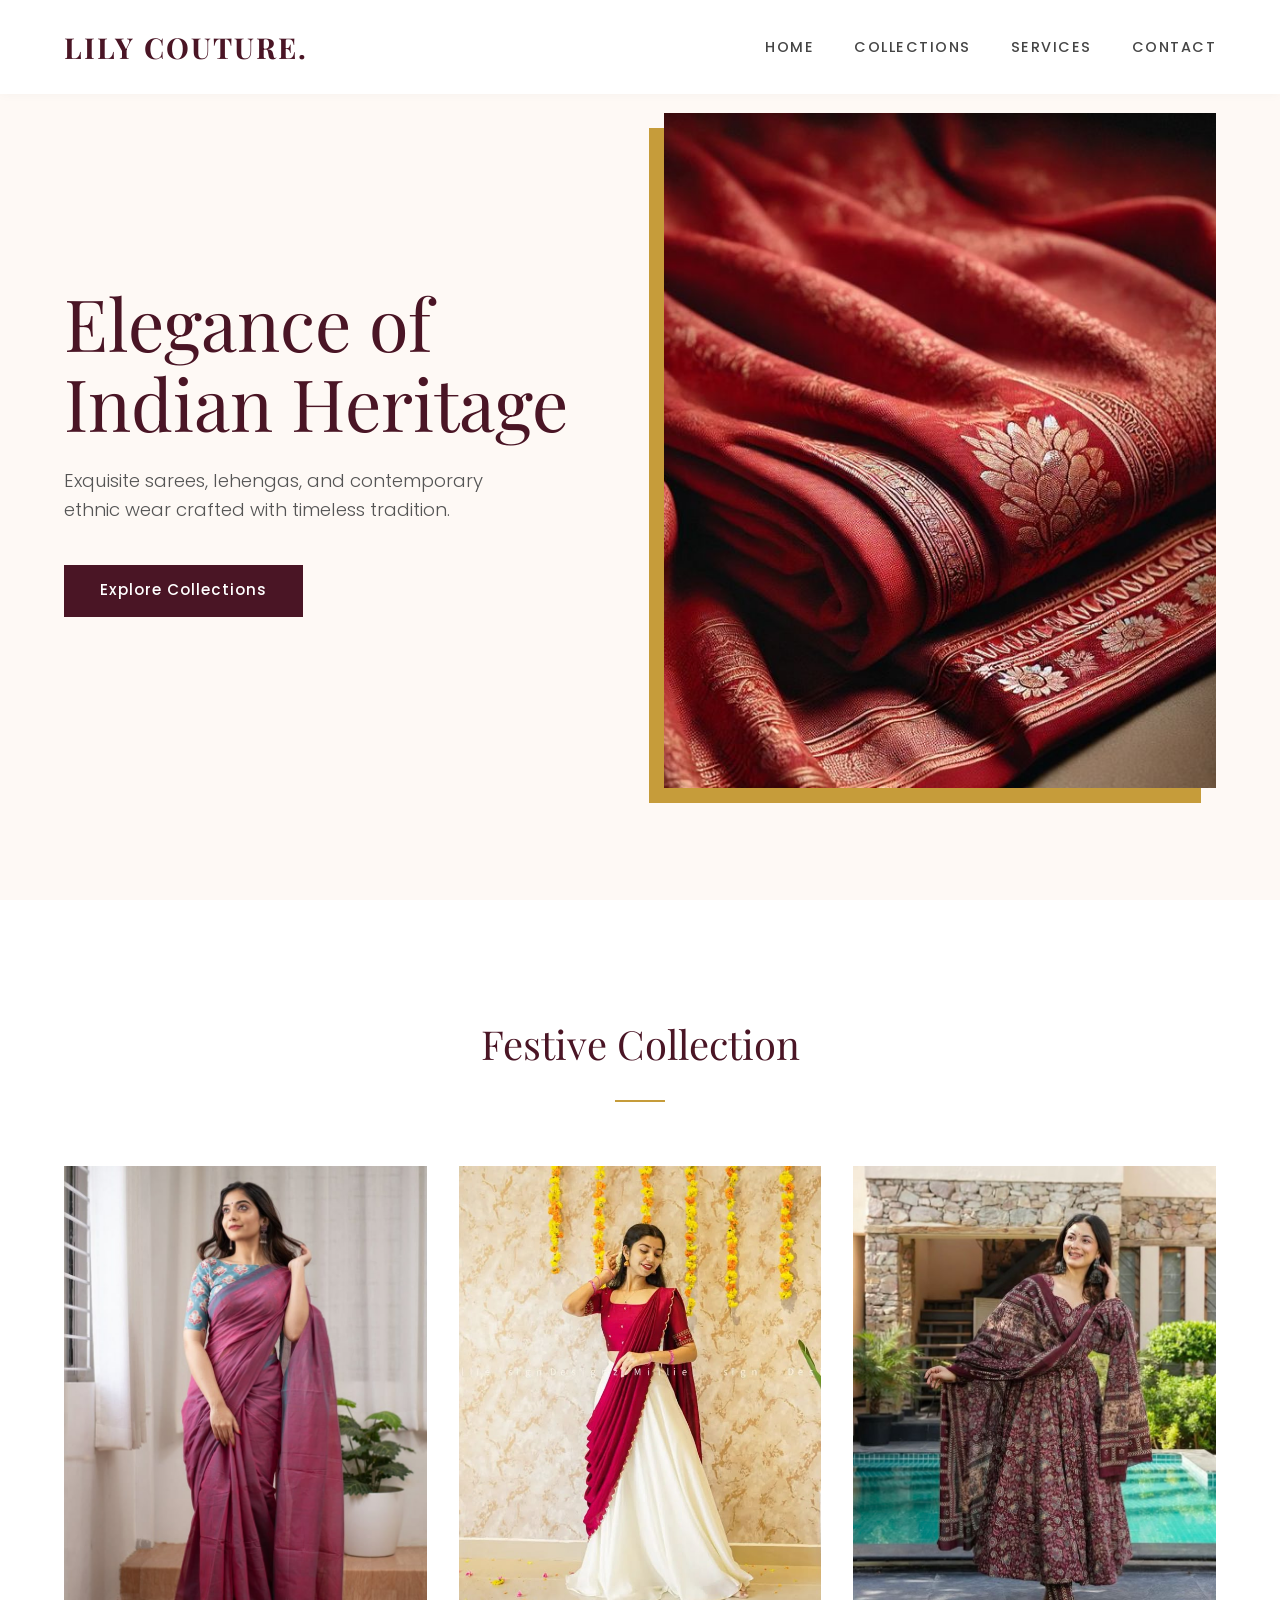
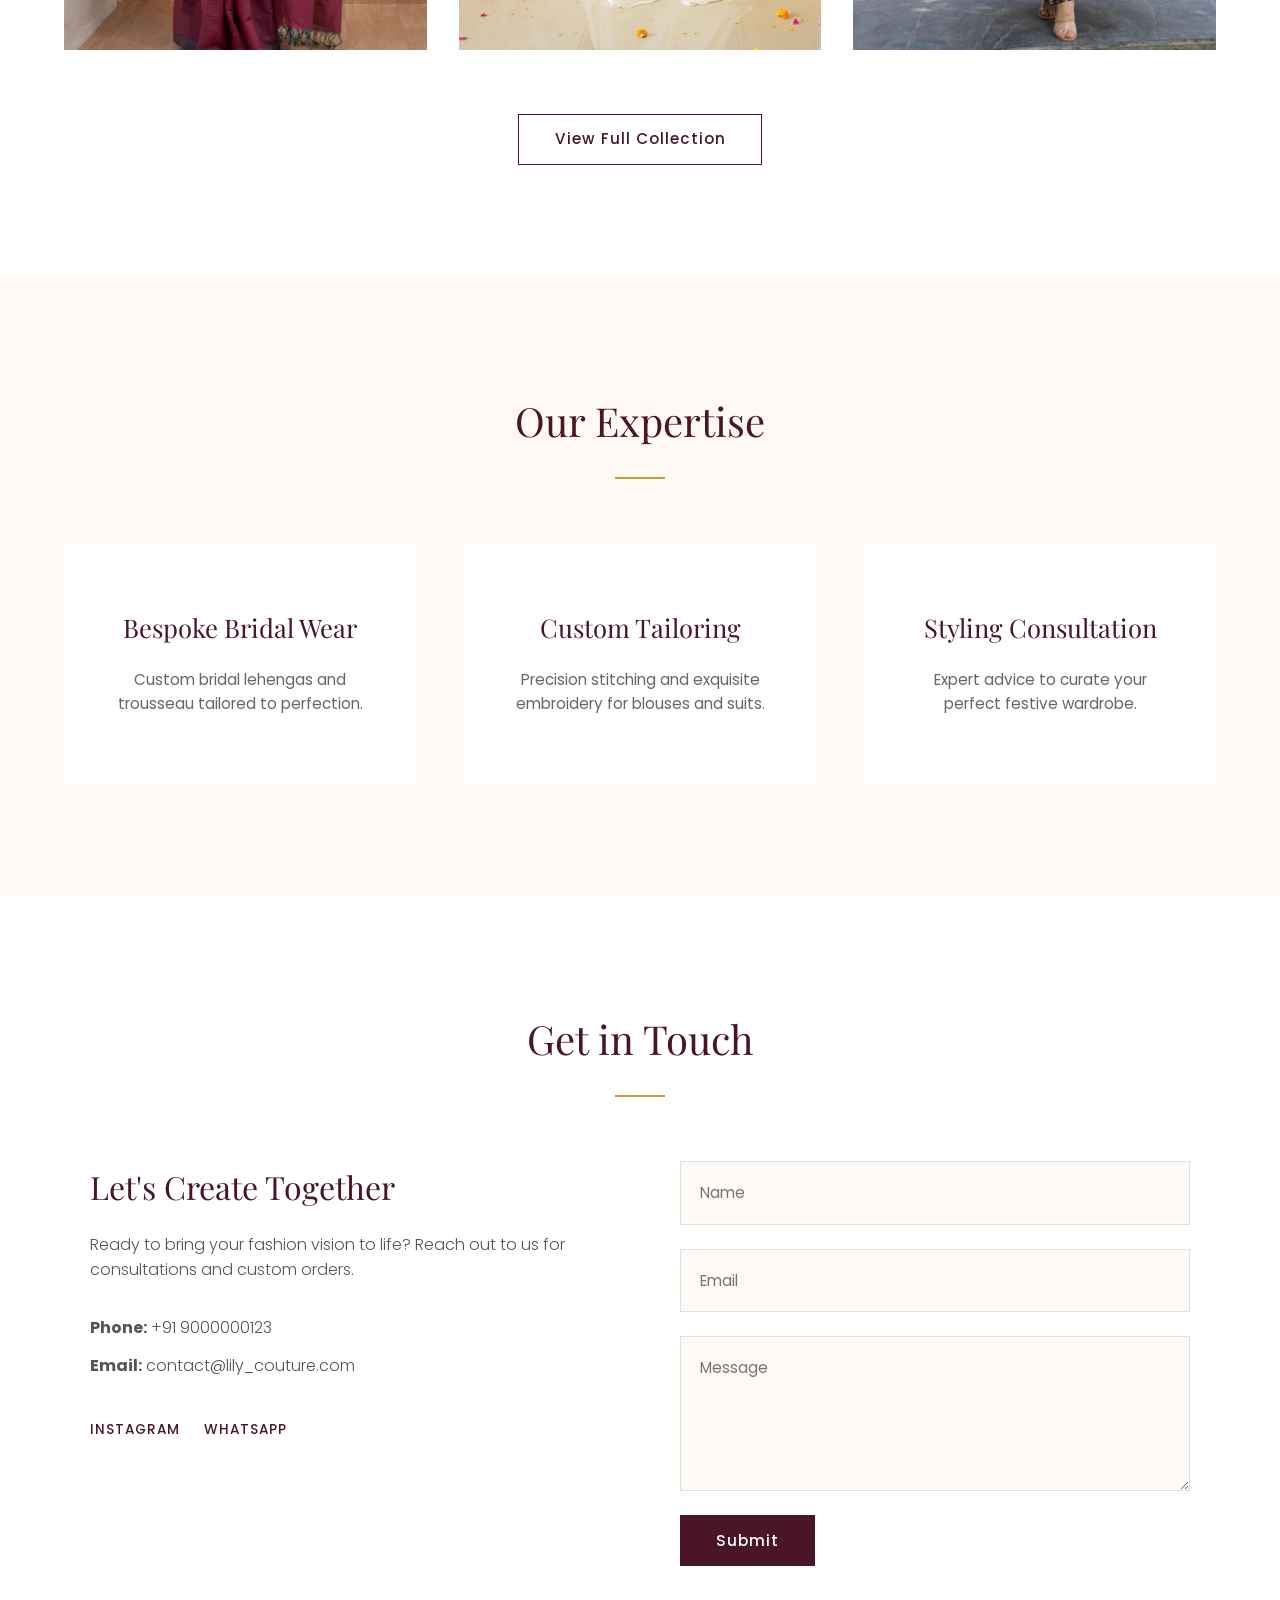
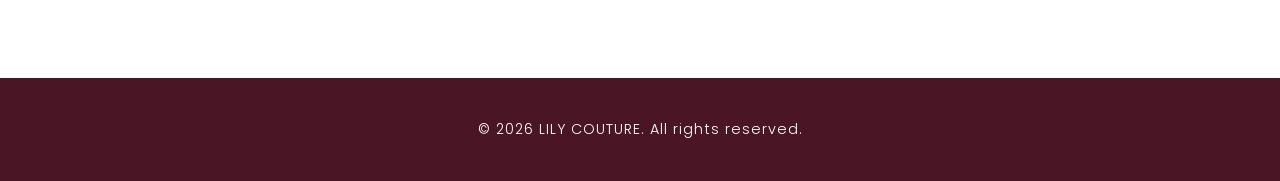
<file: index.html>
<!DOCTYPE html>
<html lang="en">
<head>
    <meta charset="UTF-8">
    <meta name="viewport" content="width=device-width, initial-scale=1.0">
    <title>Elegance of Indian Heritage | Fashion Designer Portfolio</title>
    <link rel="stylesheet" href="./style.css">
    <link rel="preconnect" href="https://fonts.googleapis.com">
    <link rel="preconnect" href="https://fonts.gstatic.com" crossorigin>
    <link href="https://fonts.googleapis.com/css2?family=Playfair+Display:ital,wght@0,400;0,600;0,700;1,400&family=Poppins:wght@300;400;500;600&display=swap" rel="stylesheet">
</head>
<body>
    <nav class="navbar">
        <div class="logo"><a href="index.html">LILY COUTURE.</a></div>
        <ul class="nav-links">
            <li><a href="#home">Home</a></li>
            <li><a href="#collections">Collections</a></li>
            <li><a href="#services">Services</a></li>
            <li><a href="#contact">Contact</a></li>
        </ul>
    </nav>

    <header id="home" class="hero fade-in">
        <div class="hero-content">
            <h1>Elegance of Indian Heritage</h1>
            <p>Exquisite sarees, lehengas, and contemporary ethnic wear crafted with timeless tradition.</p>
            <a href="collections.html" class="btn">Explore Collections</a>
        </div>
        <div class="hero-image">
            <img src="./images/heroimage.jpeg" alt="Indian Bridal Fashion">
        </div>
    </header>

    <section id="collections" class="collections-preview fade-in">
        <h2 class="section-title">Festive Collection</h2>
        <div class="collections-grid">
            <div class="collection-item">
                <img src="./images/image13.jpeg" alt="Saree Collection 1">
            </div>
            <div class="collection-item">
                <img src="./images/image14.jpeg" alt="Lehenga Collection 2">
            </div>
            <div class="collection-item">
                <img src="./images/image16.jpeg" alt="Ethnic Wear Collection 3">
            </div>
        </div>
        <div class="text-center">
            <a href="./collections.html" class="btn btn-outline">View Full Collection</a>
        </div>
    </section>

    <section id="services" class="services fade-in">
        <h2 class="section-title">Our Expertise</h2>
        <div class="services-container">
            <div class="service-card">
                <h3>Bespoke Bridal Wear</h3>
                <p>Custom bridal lehengas and trousseau tailored to perfection.</p>
            </div>
            <div class="service-card">
                <h3>Custom Tailoring</h3>
                <p>Precision stitching and exquisite embroidery for blouses and suits.</p>
            </div>
            <div class="service-card">
                <h3>Styling Consultation</h3>
                <p>Expert advice to curate your perfect festive wardrobe.</p>
            </div>
        </div>
    </section>

    <section id="contact" class="contact fade-in">
        <h2 class="section-title">Get in Touch</h2>
        <div class="contact-container">
            <div class="contact-info">
                <h3>Let's Create Together</h3>
                <p>Ready to bring your fashion vision to life? Reach out to us for consultations and custom orders.</p>
                <p style="margin-top: 2rem;"><strong>Phone:</strong> +91 9000000123</p>
                <p><strong>Email:</strong> contact@lily_couture.com</p>
                <div class="social-icons">
                    <a href="#" aria-label="Instagram">Instagram</a>
                    <a href="#" aria-label="WhatsApp">WhatsApp</a>
                </div>
            </div>
            <div class="contact-form">
                <form id="form" onsubmit="event.preventDefault(); alert('Thank you for reaching out!');">
                    <input type="text" placeholder="Name" required>
                    <input type="email" placeholder="Email" required>
                    <textarea placeholder="Message" rows="5" required></textarea>
                    <button type="submit" class="btn">Submit</button>
                </form>
            </div>
        </div>
    </section>

    <footer>
        <p>&copy; 2026 LILY COUTURE. All rights reserved.</p>
    </footer>

    <script src="./script.js"></script>
</body>
</html>
</file>
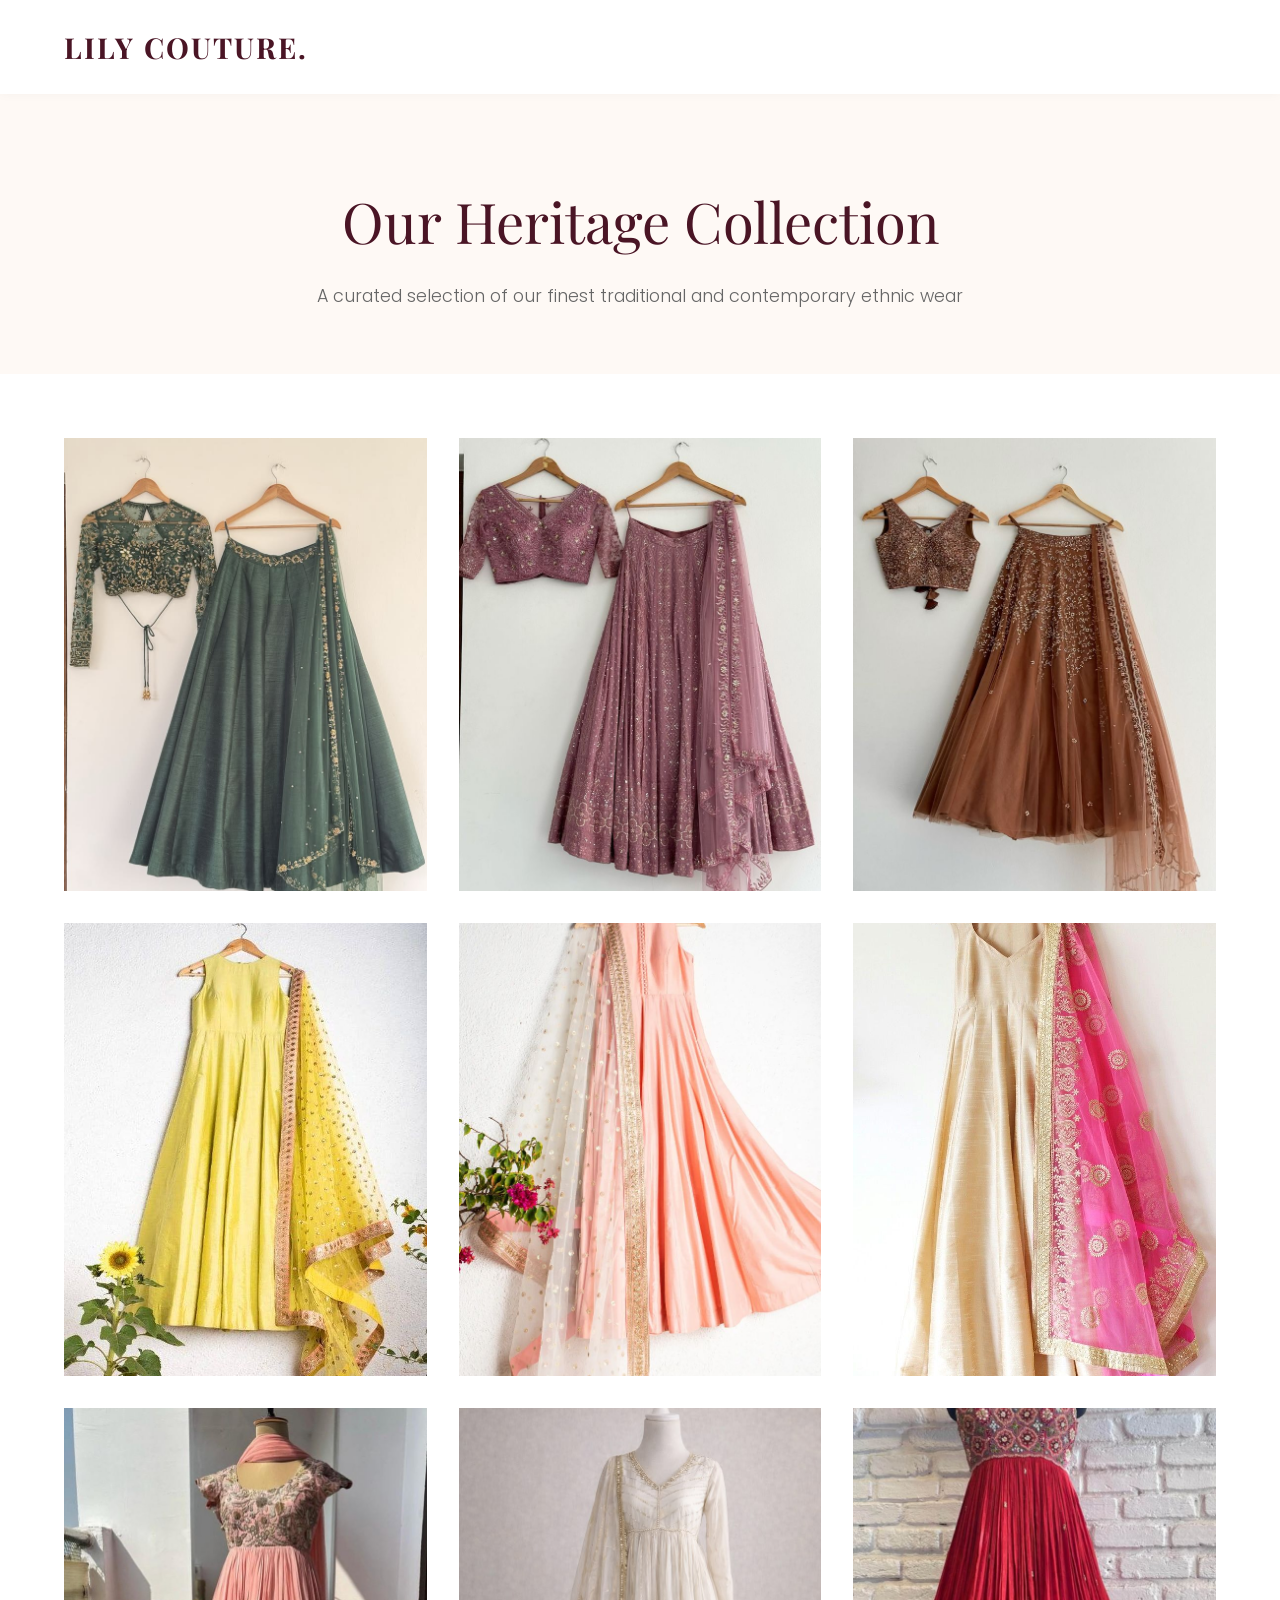
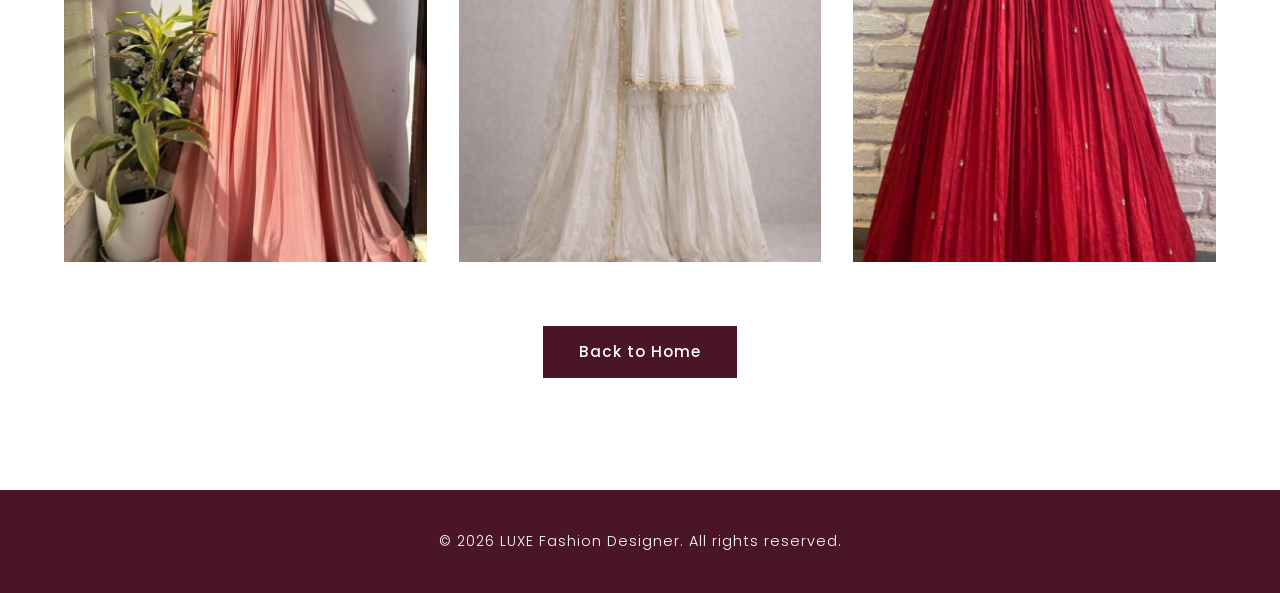
<file: collections.html>
<!DOCTYPE html>
<html lang="en">

<head>
    <meta charset="UTF-8">
    <meta name="viewport" content="width=device-width, initial-scale=1.0">
    <title>Our Heritage Collection | Fashion Designer Portfolio</title>
    <link rel="stylesheet" href="./style.css">
    <link rel="preconnect" href="https://fonts.googleapis.com">
    <link rel="preconnect" href="https://fonts.gstatic.com" crossorigin>
    <link
        href="https://fonts.googleapis.com/css2?family=Playfair+Display:ital,wght@0,400;0,600;1,400&family=Poppins:wght@300;400;500&display=swap"
        rel="stylesheet">
</head>

<body>
    <nav class="navbar sticky">
        <div class="logo"><a href="./index.html">LILY COUTURE.</a></div>
    </nav>

    <header class="page-header fade-in">
        <h1>Our Heritage Collection</h1>
        <p>A curated selection of our finest traditional and contemporary ethnic wear</p>
    </header>

    <section class="gallery-section fade-in">
        <div class="gallery-grid">
            <div class="gallery-item">
                <img src="./images/image1.jpeg"
                    alt="Gallery Image 1">
                <div class="overlay"><span>View</span></div>
            </div>
            <div class="gallery-item">
                <img src="./images/image2.jpeg"
                    alt="Gallery Image 2">
                <div class="overlay"><span>View</span></div>
            </div>
            <div class="gallery-item">
                <img src="./images/image3.jpeg"
                    alt="Gallery Image 3">
                <div class="overlay"><span>View</span></div>
            </div>
            <div class="gallery-item">
                <img src="./images/image4.jpeg"
                    alt="Gallery Image 4">
                <div class="overlay"><span>View</span></div>
            </div>
            <div class="gallery-item">
                <img src="./images/image5.jpeg"
                    alt="Gallery Image 5">
                <div class="overlay"><span>View</span></div>
            </div>
            <div class="gallery-item">
                <img src="./images/image6.jpeg"
                    alt="Gallery Image 6">
                <div class="overlay"><span>View</span></div>
            </div>
            <div class="gallery-item">
                <img src="./images/image10.jpeg"
                    alt="Gallery Image 7">
                <div class="overlay"><span>View</span></div>
            </div>
            <div class="gallery-item">
                <img src="./images/image8.jpeg"
                    alt="Gallery Image 8">
                <div class="overlay"><span>View</span></div>
            </div>
            <div class="gallery-item">
                <img src="./images/image11.jpeg"
                    alt="Gallery Image 9">
                <div class="overlay"><span>View</span></div>
            </div>
        </div>
        <div class="text-center" style="margin-top: 4rem;">
            <a href="index.html" class="btn">Back to Home</a>
        </div>
    </section>

    <footer>
        <p>&copy; 2026 LUXE Fashion Designer. All rights reserved.</p>
    </footer>

    <script src="./script.js"></script>
</body>

</html>
</file>
<file: style.css>
/* Reset & Base */
:root {
    --color-white: #ffffff;
    --color-beige: #fef9f5; /* warm soft beige */
    --color-black: #4a1525; /* rich traditional maroon */
    --color-gold: #c69c3a; /* vibrant antique gold */
    --color-gray: #f0f0f0;
    --font-heading: 'Playfair Display', serif;
    --font-body: 'Poppins', sans-serif;
    --transition: 0.3s ease-in-out;
}

* {
    margin: 0;
    padding: 0;
    box-sizing: border-box;
}

html {
    scroll-behavior: smooth;
}

body {
    font-family: var(--font-body);
    background-color: var(--color-white);
    color: var(--color-black);
    line-height: 1.6;
    overflow-x: hidden;
}

/* Typography */
h1, h2, h3, h4 {
    font-family: var(--font-heading);
    font-weight: 400;
}

a {
    text-decoration: none;
    color: inherit;
    transition: var(--transition);
}

ul {
    list-style: none;
}

.text-center {
    text-align: center;
}

/* Buttons */
.btn {
    display: inline-block;
    padding: 0.8rem 2.2rem;
    background-color: var(--color-black);
    color: var(--color-white);
    font-family: var(--font-body);
    font-weight: 500;
    font-size: 0.95rem;
    letter-spacing: 1px;
    border: 1px solid var(--color-black);
    cursor: pointer;
    transition: var(--transition);
}

.btn:hover {
    background-color: var(--color-gold);
    border-color: var(--color-gold);
    color: var(--color-white);
}

.btn-outline {
    background-color: transparent;
    color: var(--color-black);
}

.btn-outline:hover {
    background-color: var(--color-black);
    color: var(--color-white);
}

/* Navbar */
.navbar {
    position: fixed;
    top: 0;
    left: 0;
    width: 100%;
    padding: 1.5rem 5%;
    display: flex;
    justify-content: space-between;
    align-items: center;
    background-color: rgba(255, 255, 255, 0.95);
    backdrop-filter: blur(8px);
    z-index: 1000;
    box-shadow: 0 1px 10px rgba(0,0,0,0.03);
    transition: all 0.4s ease;
}

.navbar.scrolled {
    padding: 1rem 5%;
    box-shadow: 0 4px 15px rgba(0,0,0,0.05);
}

.logo a {
    font-family: var(--font-heading);
    font-size: 1.8rem;
    font-weight: 700;
    letter-spacing: 2px;
}

.nav-links {
    display: flex;
    gap: 2.5rem;
}

.nav-links li a {
    font-size: 0.9rem;
    text-transform: uppercase;
    letter-spacing: 1.5px;
    position: relative;
    font-weight: 500;
    color: #444;
}

.nav-links li a:hover,
.nav-links li a.active {
    color: var(--color-black);
}

.nav-links li a::after {
    content: '';
    position: absolute;
    bottom: -5px;
    left: 0;
    width: 0%;
    height: 1px;
    background-color: var(--color-gold);
    transition: var(--transition);
}

.nav-links li a:hover::after,
.nav-links li a.active::after {
    width: 100%;
}

/* Hero Section */
.hero {
    height: 100vh;
    display: flex;
    align-items: center;
    padding: 0 5%;
    background-color: var(--color-beige);
    position: relative;
    overflow: hidden;
}

.hero-content {
    flex: 1;
    padding-right: 3rem;
    z-index: 2;
}

.hero-content h1 {
    font-size: 4.5rem;
    line-height: 1.1;
    margin-bottom: 1.5rem;
    color: var(--color-black);
}

.hero-content p {
    font-size: 1.15rem;
    margin-bottom: 2.5rem;
    color: #555;
    font-weight: 300;
    max-width: 80%;
}

.hero-image {
    flex: 1;
    height: 75%;
    position: relative;
    box-shadow: -15px 15px 0px var(--color-gold);
}

.hero-image img {
    width: 100%;
    height: 100%;
    object-fit: cover;
}

/* Sections Base */
section {
    padding: 7rem 5%;
}

.section-title {
    text-align: center;
    font-size: 2.5rem;
    margin-bottom: 4rem;
    position: relative;
}

.section-title::after {
    content: '';
    display: block;
    width: 50px;
    height: 2px;
    background-color: var(--color-gold);
    margin: 1.5rem auto 0;
}

/* Collections Preview */
.collections-preview {
    background-color: var(--color-white);
}

.collections-grid {
    display: grid;
    grid-template-columns: repeat(3, 1fr);
    gap: 2rem;
    margin-bottom: 4rem;
}

.collection-item {
    position: relative;
    overflow: hidden;
    aspect-ratio: 3/4;
}

.collection-item img {
    width: 100%;
    height: 100%;
    object-fit: cover;
    transition: transform 0.8s ease;
}

.collection-item:hover img {
    transform: scale(1.08);
}

/* Services */
.services {
    background-color: var(--color-beige);
}

.services-container {
    display: flex;
    justify-content: space-between;
    gap: 3rem;
}

.service-card {
    flex: 1;
    background-color: var(--color-white);
    padding: 4rem 2.5rem;
    text-align: center;
    transition: transform 0.4s ease, box-shadow 0.4s ease;
    border-bottom: 3px solid transparent;
}

.service-card:hover {
    transform: translateY(-10px);
    box-shadow: 0 15px 35px rgba(0,0,0,0.06);
    border-bottom: 3px solid var(--color-gold);
}

.service-card h3 {
    font-size: 1.6rem;
    margin-bottom: 1.2rem;
    color: var(--color-black);
}

.service-card p {
    font-size: 0.95rem;
    color: #666;
}

/* Contact Section */
.contact-container {
    display: flex;
    gap: 5rem;
    max-width: 1100px;
    margin: 0 auto;
}

.contact-info, .contact-form {
    flex: 1;
}

.contact-info h3 {
    font-size: 2rem;
    margin-bottom: 1.2rem;
}

.contact-info p {
    margin-bottom: 0.8rem;
    color: #555;
    font-weight: 300;
}

.social-icons {
    margin-top: 2.5rem;
    display: flex;
    gap: 1.5rem;
}

.social-icons a {
    font-weight: 500;
    text-transform: uppercase;
    font-size: 0.85rem;
    letter-spacing: 1px;
    position: relative;
    color: var(--color-black);
}

.social-icons a::after {
    content: '';
    position: absolute;
    bottom: -3px;
    left: 0;
    width: 100%;
    height: 1px;
    background-color: var(--color-gold);
    transform: scaleX(0);
    transform-origin: right;
    transition: transform 0.3s ease;
}

.social-icons a:hover::after {
    transform: scaleX(1);
    transform-origin: left;
}

.contact-form form {
    display: flex;
    flex-direction: column;
    gap: 1.5rem;
}

.contact-form input,
.contact-form textarea {
    width: 100%;
    padding: 1.2rem;
    border: 1px solid #e0e0e0;
    font-family: var(--font-body);
    font-size: 0.95rem;
    background-color: var(--color-beige);
    transition: var(--transition);
}

.contact-form input:focus,
.contact-form textarea:focus {
    outline: none;
    border-color: var(--color-gold);
    background-color: var(--color-white);
}

.contact-form button {
    align-self: flex-start;
}

/* Footer */
footer {
    background-color: var(--color-black);
    color: var(--color-white);
    text-align: center;
    padding: 2.5rem;
    font-size: 0.9rem;
    font-weight: 300;
    letter-spacing: 1px;
}
/* Collections Page Styles */
.page-header {
    margin-top: 80px;
    padding: 6rem 5% 4rem;
    text-align: center;
    background-color: var(--color-beige);
}

.page-header h1 {
    font-size: 3.5rem;
    margin-bottom: 1rem;
}

.page-header p {
    color: #666;
    font-weight: 300;
    font-size: 1.1rem;
}

.gallery-section {
    padding-top: 4rem;
}

.gallery-grid {
    display: grid;
    grid-template-columns: repeat(auto-fill, minmax(320px, 1fr));
    gap: 2rem;
}

.gallery-item {
    position: relative;
    overflow: hidden;
    aspect-ratio: 4/5;
    background-color: var(--color-beige);
}

.gallery-item img {
    width: 100%;
    height: 100%;
    object-fit: cover;
    transition: transform 0.8s ease;
}

.gallery-item .overlay {
    position: absolute;
    top: 0;
    left: 0;
    width: 100%;
    height: 100%;
    background-color: rgba(17, 17, 17, 0.5);
    display: flex;
    align-items: center;
    justify-content: center;
    opacity: 0;
    transition: opacity 0.4s ease;
}

.gallery-item .overlay span {
    color: var(--color-white);
    font-family: var(--font-heading);
    font-size: 1.8rem;
    font-style: italic;
    border-bottom: 1px solid var(--color-white);
    padding-bottom: 5px;
    transform: translateY(20px);
    transition: transform 0.4s ease;
}

.gallery-item:hover img {
    transform: scale(1.05);
}

.gallery-item:hover .overlay {
    opacity: 1;
}

.gallery-item:hover .overlay span {
    transform: translateY(0);
}

/* Scroll Animations */
.fade-in {
    opacity: 0;
    transform: translateY(30px);
    transition: opacity 0.8s ease-out, transform 0.8s ease-out;
}

.fade-in.appear {
    opacity: 1;
    transform: translateY(0);
}

/* Responsive Design */
@media (max-width: 1024px) {
    .hero-content h1 {
        font-size: 3.5rem;
    }
    .contact-container {
        gap: 3rem;
    }
}

@media (max-width: 850px) {
    .nav-links {
        display: none; /* Hide on small screens for simplicity in this static build */
    }
    
    .hero {
        flex-direction: column;
        justify-content: center;
        text-align: center;
        height: auto;
        padding-top: 130px;
        padding-bottom: 5rem;
    }
    
    .hero-content {
        padding-right: 0;
        margin-bottom: 4rem;
    }
    
    .hero-content p {
        max-width: 100%;
        margin: 0 auto 2.5rem;
    }
    
    .hero-image {
        width: 100%;
        max-width: 500px;
        height: 450px;
        box-shadow: 10px 10px 0px var(--color-gold);
    }
    
    .collections-grid {
        grid-template-columns: repeat(2, 1fr);
    }
    
    .services-container, .contact-container {
        flex-direction: column;
    }
}

@media (max-width: 600px) {
    .hero-content h1 {
        font-size: 2.8rem;
    }
    .collections-grid, .gallery-grid {
        grid-template-columns: 1fr;
    }
}
</file>
